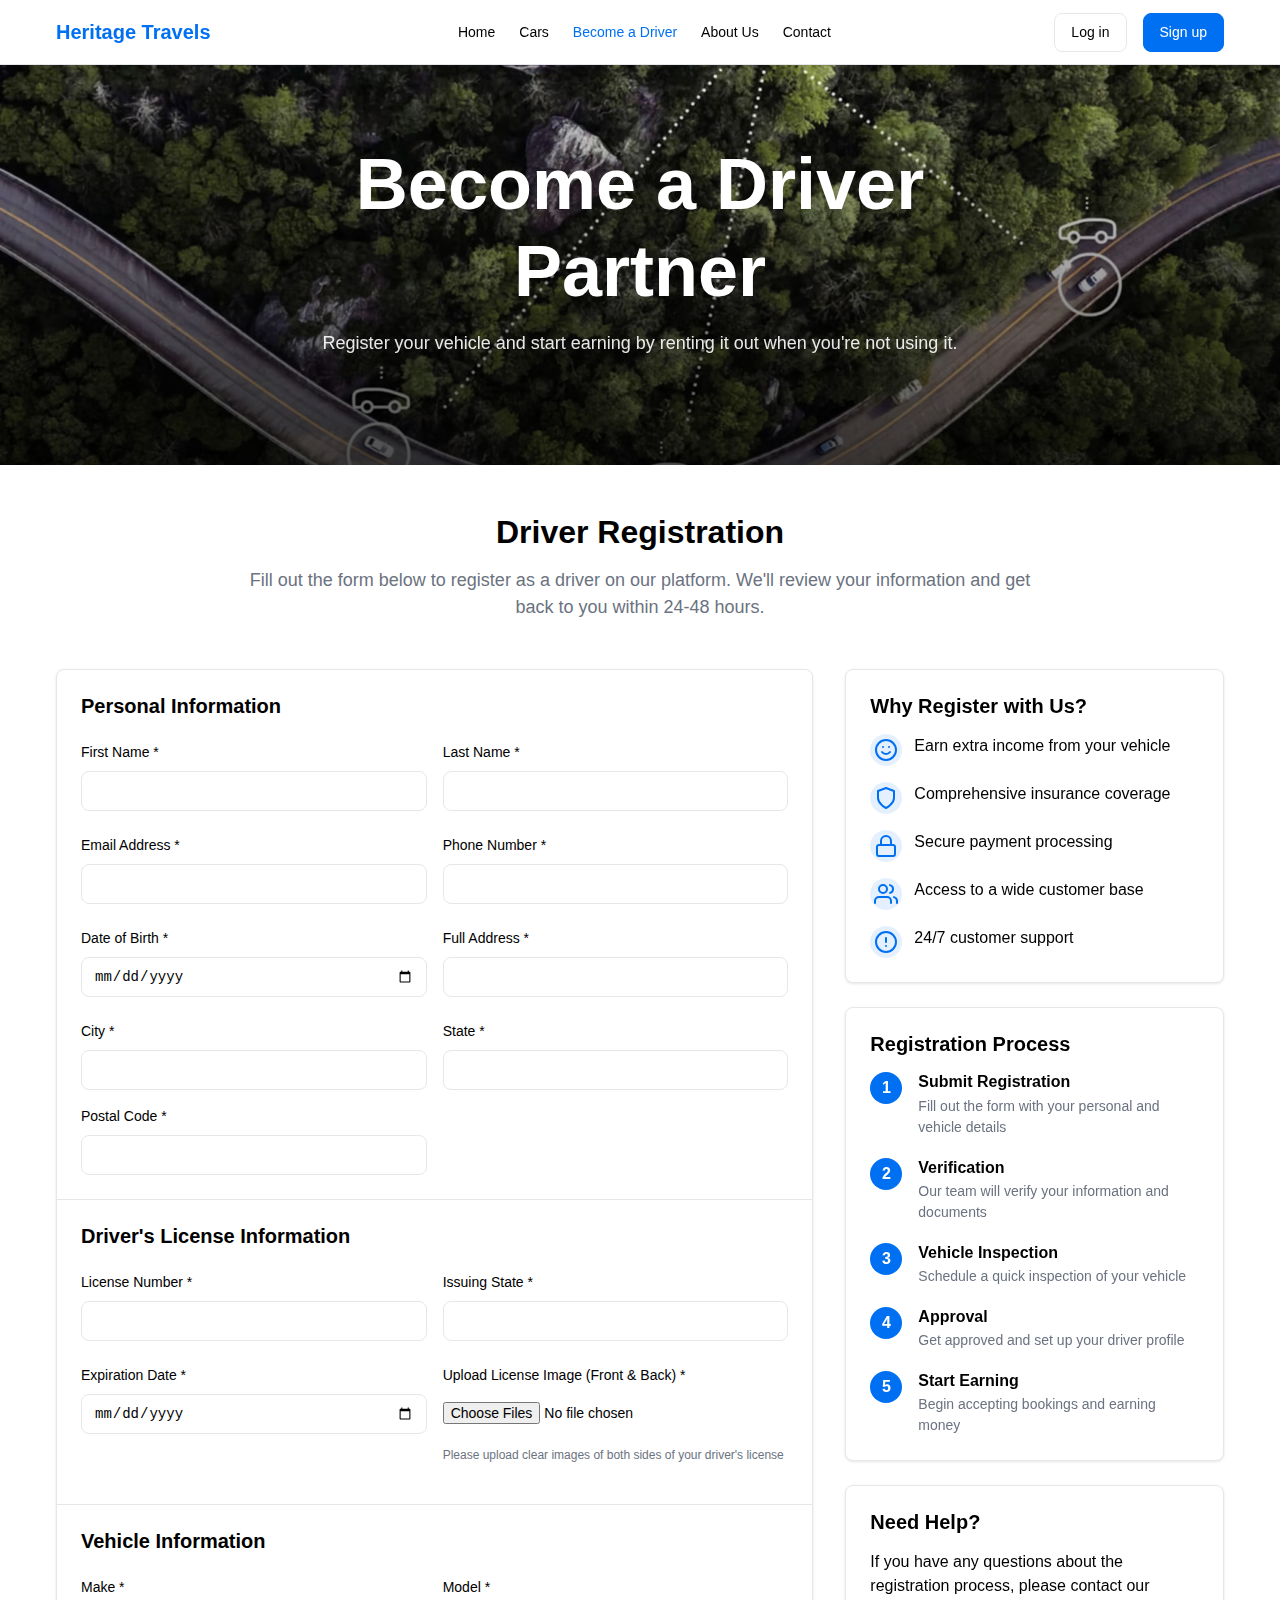
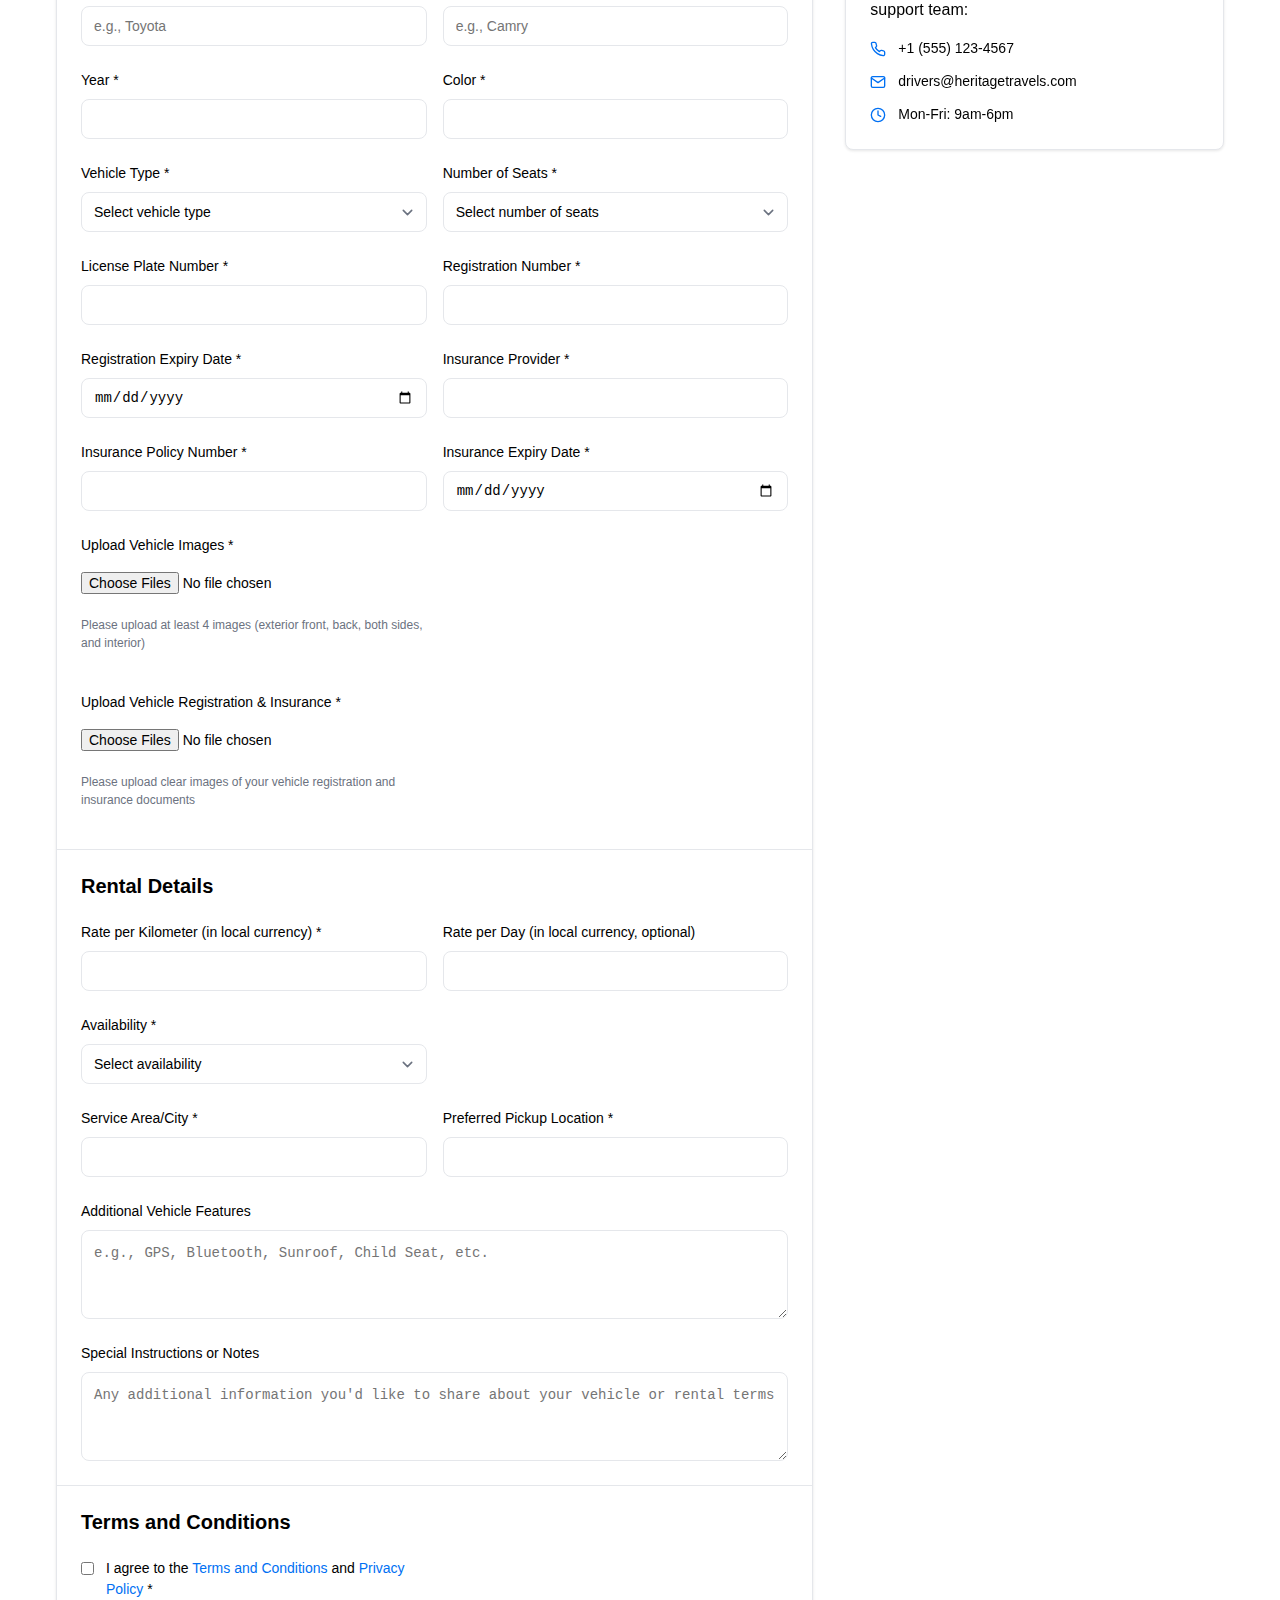
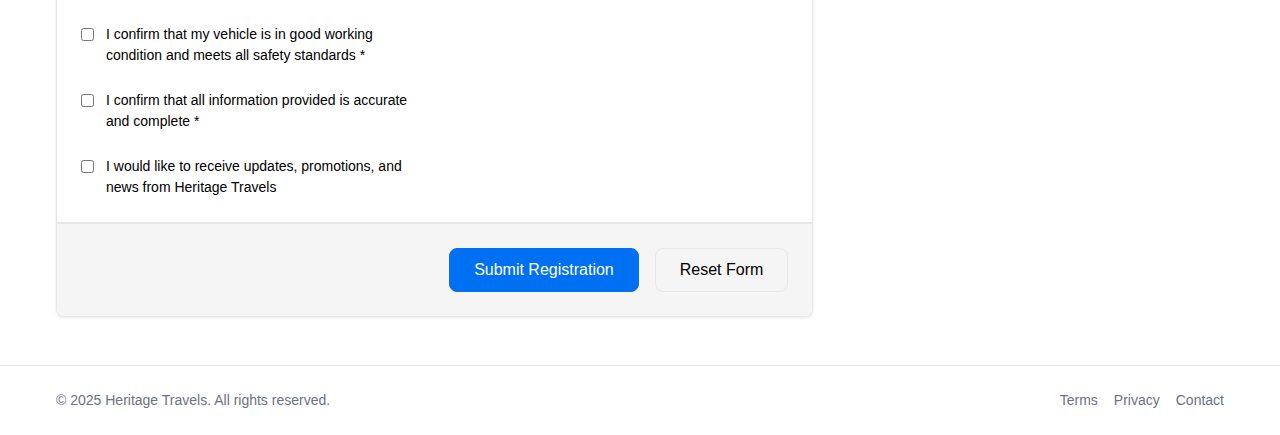
<file: Become a Driver/driver.html>
<!DOCTYPE html>
<html lang="en">
<head>
  <meta charset="UTF-8">
  <meta name="viewport" content="width=device-width, initial-scale=1.0">
  <title>Become a Driver - Heritage Travels</title>
  <link href="/index.css" rel="stylesheet">
  <link href="driver.css" rel="stylesheet">
</head>
<body>
  <header class="site-header">
    <div class="container header-container">
      <a href="/" class="logo">
        <span>Heritage Travels</span>
      </a>
      <nav class="main-nav">
        <a href="/" class="nav-link">Home</a>
        <a href="cars.html" class="nav-link">Cars</a>
        <a href="drivers.html" class="nav-link active">Become a Driver</a>
        <a href="about.html" class="nav-link">About Us</a>
        <a href="contact.html" class="nav-link">Contact</a>
      </nav>
      <div class="header-actions">
        <a href="login.html" class="btn btn-outline">
          Log in
        </a>
        <a href="signup.html" class="btn btn-primary">
          Sign up
        </a>
        <button class="btn-menu-toggle" id="mobile-menu-toggle">
          <svg xmlns="http://www.w3.org/2000/svg" width="24" height="24" viewBox="0 0 24 24" fill="none" stroke="currentColor" stroke-width="2" stroke-linecap="round" stroke-linejoin="round">
            <line x1="4" x2="20" y1="12" y2="12"></line>
            <line x1="4" x2="20" y1="6" y2="6"></line>
            <line x1="4" x2="20" y1="18" y2="18"></line>
          </svg>
          <span class="sr-only">Toggle menu</span>
        </button>
      </div>
    </div>
  </header>

  <main>
    <!-- Hero Section -->
    <section class="driver-hero">
      <div class="hero-overlay"></div>
      <div class="hero-content container">
        <div class="hero-text">
          <h1>Become a Driver Partner</h1>
          <p>Register your vehicle and start earning by renting it out when you're not using it.</p>
        </div>
      </div>
    </section>

    <!-- Registration Form Section -->
    <section class="registration-section">
      <div class="container">
        <div class="section-header">
          <h2>Driver Registration</h2>
          <p>Fill out the form below to register as a driver on our platform. We'll review your information and get back to you within 24-48 hours.</p>
        </div>
        
        <div class="registration-container">
          <form id="driver-registration-form" class="registration-form">
            <div class="form-section">
              <h3>Personal Information</h3>
              
              <div class="form-row">
                <div class="form-group">
                  <label for="first-name">First Name *</label>
                  <input type="text" id="first-name" name="first-name" class="form-input" required>
                </div>
                
                <div class="form-group">
                  <label for="last-name">Last Name *</label>
                  <input type="text" id="last-name" name="last-name" class="form-input" required>
                </div>
              </div>
              
              <div class="form-row">
                <div class="form-group">
                  <label for="email">Email Address *</label>
                  <input type="email" id="email" name="email" class="form-input" required>
                </div>
                
                <div class="form-group">
                  <label for="phone">Phone Number *</label>
                  <input type="tel" id="phone" name="phone" class="form-input" required>
                </div>
              </div>
              
              <div class="form-row">
                <div class="form-group">
                  <label for="dob">Date of Birth *</label>
                  <input type="date" id="dob" name="dob" class="form-input" required>
                </div>
                
                <div class="form-group">
                  <label for="address">Full Address *</label>
                  <input type="text" id="address" name="address" class="form-input" required>
                </div>
              </div>
              
              <div class="form-row">
                <div class="form-group">
                  <label for="city">City *</label>
                  <input type="text" id="city" name="city" class="form-input" required>
                </div>
                
                <div class="form-group">
                  <label for="state">State *</label>
                  <input type="text" id="state" name="state" class="form-input" required>
                </div>
                
                <div class="form-group">
                  <label for="zip">Postal Code *</label>
                  <input type="text" id="zip" name="zip" class="form-input" required>
                </div>
              </div>
            </div>
            
            <div class="form-section">
              <h3>Driver's License Information</h3>
              
              <div class="form-row">
                <div class="form-group">
                  <label for="license-number">License Number *</label>
                  <input type="text" id="license-number" name="license-number" class="form-input" required>
                </div>
                
                <div class="form-group">
                  <label for="license-state">Issuing State *</label>
                  <input type="text" id="license-state" name="license-state" class="form-input" required>
                </div>
              </div>
              
              <div class="form-row">
                <div class="form-group">
                  <label for="license-expiry">Expiration Date *</label>
                  <input type="date" id="license-expiry" name="license-expiry" class="form-input" required>
                </div>
                
                <div class="form-group">
                  <label for="license-image">Upload License Image (Front & Back) *</label>
                  <input type="file" id="license-image" name="license-image" class="form-input file-input" accept="image/*" multiple required>
                  <p class="input-help">Please upload clear images of both sides of your driver's license</p>
                </div>
              </div>
            </div>
            
            <div class="form-section">
              <h3>Vehicle Information</h3>
              
              <div class="form-row">
                <div class="form-group">
                  <label for="vehicle-make">Make *</label>
                  <input type="text" id="vehicle-make" name="vehicle-make" class="form-input" placeholder="e.g., Toyota" required>
                </div>
                
                <div class="form-group">
                  <label for="vehicle-model">Model *</label>
                  <input type="text" id="vehicle-model" name="vehicle-model" class="form-input" placeholder="e.g., Camry" required>
                </div>
              </div>
              
              <div class="form-row">
                <div class="form-group">
                  <label for="vehicle-year">Year *</label>
                  <input type="number" id="vehicle-year" name="vehicle-year" class="form-input" min="1990" max="2025" required>
                </div>
                
                <div class="form-group">
                  <label for="vehicle-color">Color *</label>
                  <input type="text" id="vehicle-color" name="vehicle-color" class="form-input" required>
                </div>
              </div>
              
              <div class="form-row">
                <div class="form-group">
                  <label for="vehicle-type">Vehicle Type *</label>
                  <select id="vehicle-type" name="vehicle-type" class="form-select" required>
                    <option value="">Select vehicle type</option>
                    <option value="sedan">Sedan</option>
                    <option value="suv">SUV</option>
                    <option value="hatchback">Hatchback</option>
                    <option value="minivan">Minivan</option>
                    <option value="luxury">Luxury</option>
                    <option value="convertible">Convertible</option>
                    <option value="pickup">Pickup Truck</option>
                    <option value="other">Other</option>
                  </select>
                </div>
                
                <div class="form-group">
                  <label for="vehicle-seats">Number of Seats *</label>
                  <select id="vehicle-seats" name="vehicle-seats" class="form-select" required>
                    <option value="">Select number of seats</option>
                    <option value="2">2</option>
                    <option value="4">4</option>
                    <option value="5">5</option>
                    <option value="6">6</option>
                    <option value="7">7</option>
                    <option value="8+">8+</option>
                  </select>
                </div>
              </div>
              
              <div class="form-row">
                <div class="form-group">
                  <label for="license-plate">License Plate Number *</label>
                  <input type="text" id="license-plate" name="license-plate" class="form-input" required>
                </div>
                
                <div class="form-group">
                  <label for="registration-number">Registration Number *</label>
                  <input type="text" id="registration-number" name="registration-number" class="form-input" required>
                </div>
              </div>
              
              <div class="form-row">
                <div class="form-group">
                  <label for="registration-expiry">Registration Expiry Date *</label>
                  <input type="date" id="registration-expiry" name="registration-expiry" class="form-input" required>
                </div>
                
                <div class="form-group">
                  <label for="insurance-provider">Insurance Provider *</label>
                  <input type="text" id="insurance-provider" name="insurance-provider" class="form-input" required>
                </div>
              </div>
              
              <div class="form-row">
                <div class="form-group">
                  <label for="insurance-policy">Insurance Policy Number *</label>
                  <input type="text" id="insurance-policy" name="insurance-policy" class="form-input" required>
                </div>
                
                <div class="form-group">
                  <label for="insurance-expiry">Insurance Expiry Date *</label>
                  <input type="date" id="insurance-expiry" name="insurance-expiry" class="form-input" required>
                </div>
              </div>
              
              <div class="form-row">
                <div class="form-group">
                  <label for="vehicle-images">Upload Vehicle Images *</label>
                  <input type="file" id="vehicle-images" name="vehicle-images" class="form-input file-input" accept="image/*" multiple required>
                  <p class="input-help">Please upload at least 4 images (exterior front, back, both sides, and interior)</p>
                </div>
              </div>
              
              <div class="form-row">
                <div class="form-group">
                  <label for="vehicle-documents">Upload Vehicle Registration & Insurance *</label>
                  <input type="file" id="vehicle-documents" name="vehicle-documents" class="form-input file-input" accept=".pdf,.jpg,.jpeg,.png" multiple required>
                  <p class="input-help">Please upload clear images of your vehicle registration and insurance documents</p>
                </div>
              </div>
            </div>
            
            <div class="form-section">
              <h3>Rental Details</h3>
              
              <div class="form-row">
                <div class="form-group">
                  <label for="rate-per-km">Rate per Kilometer (in local currency) *</label>
                  <input type="number" id="rate-per-km" name="rate-per-km" class="form-input" min="1" step="0.01" required>
                </div>
                
                <div class="form-group">
                  <label for="rate-per-day">Rate per Day (in local currency, optional)</label>
                  <input type="number" id="rate-per-day" name="rate-per-day" class="form-input" min="1" step="0.01">
                </div>
              </div>
              
              <div class="form-row">
                <div class="form-group">
                  <label for="availability">Availability *</label>
                  <select id="availability" name="availability" class="form-select" required>
                    <option value="">Select availability</option>
                    <option value="weekdays">Weekdays Only</option>
                    <option value="weekends">Weekends Only</option>
                    <option value="all">All Days</option>
                    <option value="custom">Custom Schedule</option>
                  </select>
                </div>
                
                <div class="form-group" id="custom-availability-group" style="display: none;">
                  <label for="custom-availability">Custom Availability Details</label>
                  <textarea id="custom-availability" name="custom-availability" class="form-textarea" rows="3" placeholder="Please specify your availability (e.g., Monday-Wednesday, 9 AM - 5 PM)"></textarea>
                </div>
              </div>
              
              <div class="form-row">
                <div class="form-group">
                  <label for="service-area">Service Area/City *</label>
                  <input type="text" id="service-area" name="service-area" class="form-input" required>
                </div>
                
                <div class="form-group">
                  <label for="pickup-location">Preferred Pickup Location *</label>
                  <input type="text" id="pickup-location" name="pickup-location" class="form-input" required>
                </div>
              </div>
              
              <div class="form-row">
                <div class="form-group full-width">
                  <label for="additional-features">Additional Vehicle Features</label>
                  <textarea id="additional-features" name="additional-features" class="form-textarea" rows="3" placeholder="e.g., GPS, Bluetooth, Sunroof, Child Seat, etc."></textarea>
                </div>
              </div>
              
              <div class="form-row">
                <div class="form-group full-width">
                  <label for="special-instructions">Special Instructions or Notes</label>
                  <textarea id="special-instructions" name="special-instructions" class="form-textarea" rows="3" placeholder="Any additional information you'd like to share about your vehicle or rental terms"></textarea>
                </div>
              </div>
            </div>
            
            <div class="form-section">
              <h3>Terms and Conditions</h3>
              
              <div class="form-row">
                <div class="form-group checkbox-group">
                  <input type="checkbox" id="terms-agree" name="terms-agree" required>
                  <label for="terms-agree">I agree to the <a href="terms.html" target="_blank">Terms and Conditions</a> and <a href="privacy.html" target="_blank">Privacy Policy</a> *</label>
                </div>
              </div>
              
              <div class="form-row">
                <div class="form-group checkbox-group">
                  <input type="checkbox" id="vehicle-condition" name="vehicle-condition" required>
                  <label for="vehicle-condition">I confirm that my vehicle is in good working condition and meets all safety standards *</label>
                </div>
              </div>
              
              <div class="form-row">
                <div class="form-group checkbox-group">
                  <input type="checkbox" id="information-accurate" name="information-accurate" required>
                  <label for="information-accurate">I confirm that all information provided is accurate and complete *</label>
                </div>
              </div>
              
              <div class="form-row">
                <div class="form-group checkbox-group">
                  <input type="checkbox" id="marketing-consent" name="marketing-consent">
                  <label for="marketing-consent">I would like to receive updates, promotions, and news from Heritage Travels</label>
                </div>
              </div>
            </div>
            
            <div class="form-actions">
              <button type="submit" class="btn btn-primary btn-large">Submit Registration</button>
              <button type="reset" class="btn btn-outline btn-large">Reset Form</button>
            </div>
          </form>
          
          <div class="registration-sidebar">
            <div class="sidebar-card">
              <h3>Why Register with Us?</h3>
              <ul class="benefit-list">
                <li>
                  <div class="benefit-icon">
                    <svg xmlns="http://www.w3.org/2000/svg" width="24" height="24" viewBox="0 0 24 24" fill="none" stroke="currentColor" stroke-width="2" stroke-linecap="round" stroke-linejoin="round">
                      <circle cx="12" cy="12" r="10"></circle>
                      <path d="M8 14s1.5 2 4 2 4-2 4-2"></path>
                      <line x1="9" y1="9" x2="9.01" y2="9"></line>
                      <line x1="15" y1="9" x2="15.01" y2="9"></line>
                    </svg>
                  </div>
                  <span>Earn extra income from your vehicle</span>
                </li>
                <li>
                  <div class="benefit-icon">
                    <svg xmlns="http://www.w3.org/2000/svg" width="24" height="24" viewBox="0 0 24 24" fill="none" stroke="currentColor" stroke-width="2" stroke-linecap="round" stroke-linejoin="round">
                      <path d="M12 22s8-4 8-10V5l-8-3-8 3v7c0 6 8 10 8 10z"></path>
                    </svg>
                  </div>
                  <span>Comprehensive insurance coverage</span>
                </li>
                <li>
                  <div class="benefit-icon">
                    <svg xmlns="http://www.w3.org/2000/svg" width="24" height="24" viewBox="0 0 24 24" fill="none" stroke="currentColor" stroke-width="2" stroke-linecap="round" stroke-linejoin="round">
                      <rect x="3" y="11" width="18" height="11" rx="2" ry="2"></rect>
                      <path d="M7 11V7a5 5 0 0 1 10 0v4"></path>
                    </svg>
                  </div>
                  <span>Secure payment processing</span>
                </li>
                <li>
                  <div class="benefit-icon">
                    <svg xmlns="http://www.w3.org/2000/svg" width="24" height="24" viewBox="0 0 24 24" fill="none" stroke="currentColor" stroke-width="2" stroke-linecap="round" stroke-linejoin="round">
                      <path d="M17 21v-2a4 4 0 0 0-4-4H5a4 4 0 0 0-4 4v2"></path>
                      <circle cx="9" cy="7" r="4"></circle>
                      <path d="M23 21v-2a4 4 0 0 0-3-3.87"></path>
                      <path d="M16 3.13a4 4 0 0 1 0 7.75"></path>
                    </svg>
                  </div>
                  <span>Access to a wide customer base</span>
                </li>
                <li>
                  <div class="benefit-icon">
                    <svg xmlns="http://www.w3.org/2000/svg" width="24" height="24" viewBox="0 0 24 24" fill="none" stroke="currentColor" stroke-width="2" stroke-linecap="round" stroke-linejoin="round">
                      <circle cx="12" cy="12" r="10"></circle>
                      <line x1="12" y1="8" x2="12" y2="12"></line>
                      <line x1="12" y1="16" x2="12.01" y2="16"></line>
                    </svg>
                  </div>
                  <span>24/7 customer support</span>
                </li>
              </ul>
            </div>
            
            <div class="sidebar-card">
              <h3>Registration Process</h3>
              <ol class="process-list">
                <li>
                  <span class="process-number">1</span>
                  <div class="process-content">
                    <h4>Submit Registration</h4>
                    <p>Fill out the form with your personal and vehicle details</p>
                  </div>
                </li>
                <li>
                  <span class="process-number">2</span>
                  <div class="process-content">
                    <h4>Verification</h4>
                    <p>Our team will verify your information and documents</p>
                  </div>
                </li>
                <li>
                  <span class="process-number">3</span>
                  <div class="process-content">
                    <h4>Vehicle Inspection</h4>
                    <p>Schedule a quick inspection of your vehicle</p>
                  </div>
                </li>
                <li>
                  <span class="process-number">4</span>
                  <div class="process-content">
                    <h4>Approval</h4>
                    <p>Get approved and set up your driver profile</p>
                  </div>
                </li>
                <li>
                  <span class="process-number">5</span>
                  <div class="process-content">
                    <h4>Start Earning</h4>
                    <p>Begin accepting bookings and earning money</p>
                  </div>
                </li>
              </ol>
            </div>
            
            <div class="sidebar-card">
              <h3>Need Help?</h3>
              <p>If you have any questions about the registration process, please contact our support team:</p>
              <div class="contact-info">
                <div class="contact-item">
                  <svg xmlns="http://www.w3.org/2000/svg" width="24" height="24" viewBox="0 0 24 24" fill="none" stroke="currentColor" stroke-width="2" stroke-linecap="round" stroke-linejoin="round">
                    <path d="M22 16.92v3a2 2 0 0 1-2.18 2 19.79 19.79 0 0 1-8.63-3.07 19.5 19.5 0 0 1-6-6 19.79 19.79 0 0 1-3.07-8.67A2 2 0 0 1 4.11 2h3a2 2 0 0 1 2 1.72 12.84 12.84 0 0 0 .7 2.81 2 2 0 0 1-.45 2.11L8.09 9.91a16 16 0 0 0 6 6l1.27-1.27a2 2 0 0 1 2.11-.45 12.84 12.84 0 0 0 2.81.7A2 2 0 0 1 22 16.92z"></path>
                  </svg>
                  <span>+1 (555) 123-4567</span>
                </div>
                <div class="contact-item">
                  <svg xmlns="http://www.w3.org/2000/svg" width="24" height="24" viewBox="0 0 24 24" fill="none" stroke="currentColor" stroke-width="2" stroke-linecap="round" stroke-linejoin="round">
                    <path d="M4 4h16c1.1 0 2 .9 2 2v12c0 1.1-.9 2-2 2H4c-1.1 0-2-.9-2-2V6c0-1.1.9-2 2-2z"></path>
                    <polyline points="22,6 12,13 2,6"></polyline>
                  </svg>
                  <span>drivers@heritagetravels.com</span>
                </div>
                <div class="contact-item">
                  <svg xmlns="http://www.w3.org/2000/svg" width="24" height="24" viewBox="0 0 24 24" fill="none" stroke="currentColor" stroke-width="2" stroke-linecap="round" stroke-linejoin="round">
                    <circle cx="12" cy="12" r="10"></circle>
                    <polyline points="12 6 12 12 16 14"></polyline>
                  </svg>
                  <span>Mon-Fri: 9am-6pm</span>
                </div>
              </div>
            </div>
          </div>
        </div>
      </div>
    </section>
  </main>

  <footer class="site-footer">
    <div class="container footer-container">
      <p class="copyright">© 2025 Heritage Travels. All rights reserved.</p>
      <div class="footer-links">
        <a href="terms.html">Terms</a>
        <a href="privacy.html">Privacy</a>
        <a href="contact.html">Contact</a>
      </div>
    </div>
  </footer>

  <script src="/index.js"></script>
  <script src="/Become a Driver/driver.js"></script>
</body>
</html>
</file>
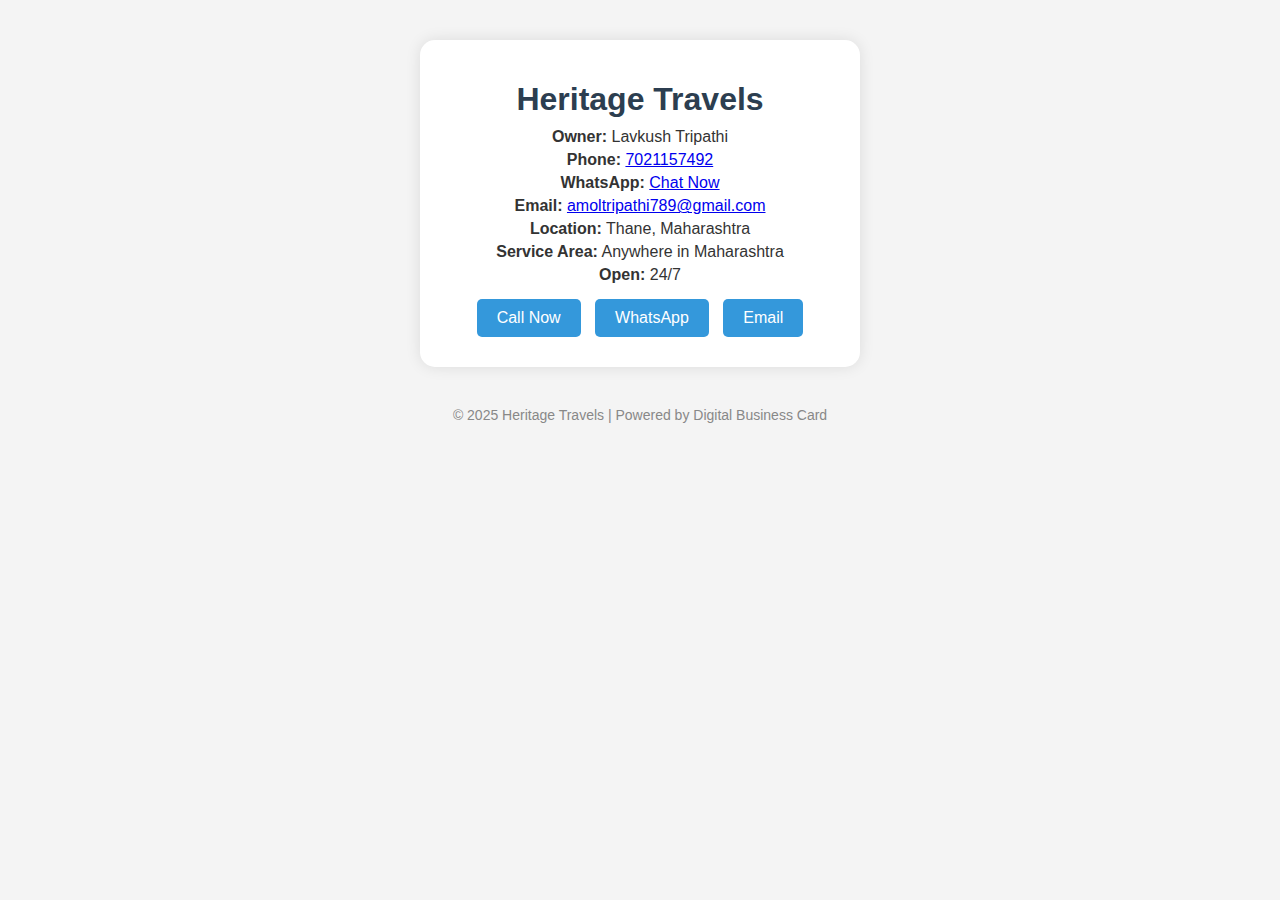
<file: Business Card/main.html>
<!DOCTYPE html>
<html lang="en">
<head>
  <meta charset="UTF-8">
  <meta name="viewport" content="width=device-width, initial-scale=1.0">
  <title>Heritage Travels - Digital Card</title>
  <style>
    body {
      font-family: 'Segoe UI', sans-serif;
      background: #f4f4f4;
      margin: 0;
      padding: 0;
      color: #333;
    }
    .card {
      background: #fff;
      max-width: 400px;
      margin: 40px auto;
      padding: 20px;
      border-radius: 15px;
      box-shadow: 0 0 15px rgba(0,0,0,0.1);
      text-align: center;
    }
    .card h1 {
      color: #2c3e50;
      margin-bottom: 10px;
    }
    .card p {
      margin: 5px 0;
    }
    .contact-btn {
      display: inline-block;
      margin: 10px 5px;
      padding: 10px 20px;
      background: #3498db;
      color: white;
      text-decoration: none;
      border-radius: 5px;
    }
    .footer {
      text-align: center;
      margin-top: 30px;
      font-size: 14px;
      color: #888;
    }
  </style>
</head>
<body>
  <div class="card">
    <h1>Heritage Travels</h1>
    <p><strong>Owner:</strong> Lavkush Tripathi</p>
    <p><strong>Phone:</strong> <a href="tel:7021157492">7021157492</a></p>
    <p><strong>WhatsApp:</strong> <a href="https://wa.me/7021157452" target="_blank">Chat Now</a></p>
    <p><strong>Email:</strong> <a href="mailto:amoltripathi789@gmail.com">amoltripathi789@gmail.com</a></p>
    <p><strong>Location:</strong> Thane, Maharashtra</p>
    <p><strong>Service Area:</strong> Anywhere in Maharashtra</p>
    <p><strong>Open:</strong> 24/7</p>

    <a class="contact-btn" href="tel:7021157492">Call Now</a>
    <a class="contact-btn" href="https://wa.me/7021157452" target="_blank">WhatsApp</a>
    <a class="contact-btn" href="mailto:amoltripathi789@gmail.com">Email</a>
  </div>

  <div class="footer">
    &copy; 2025 Heritage Travels | Powered by Digital Business Card
  </div>
</body>
</html>
</file>
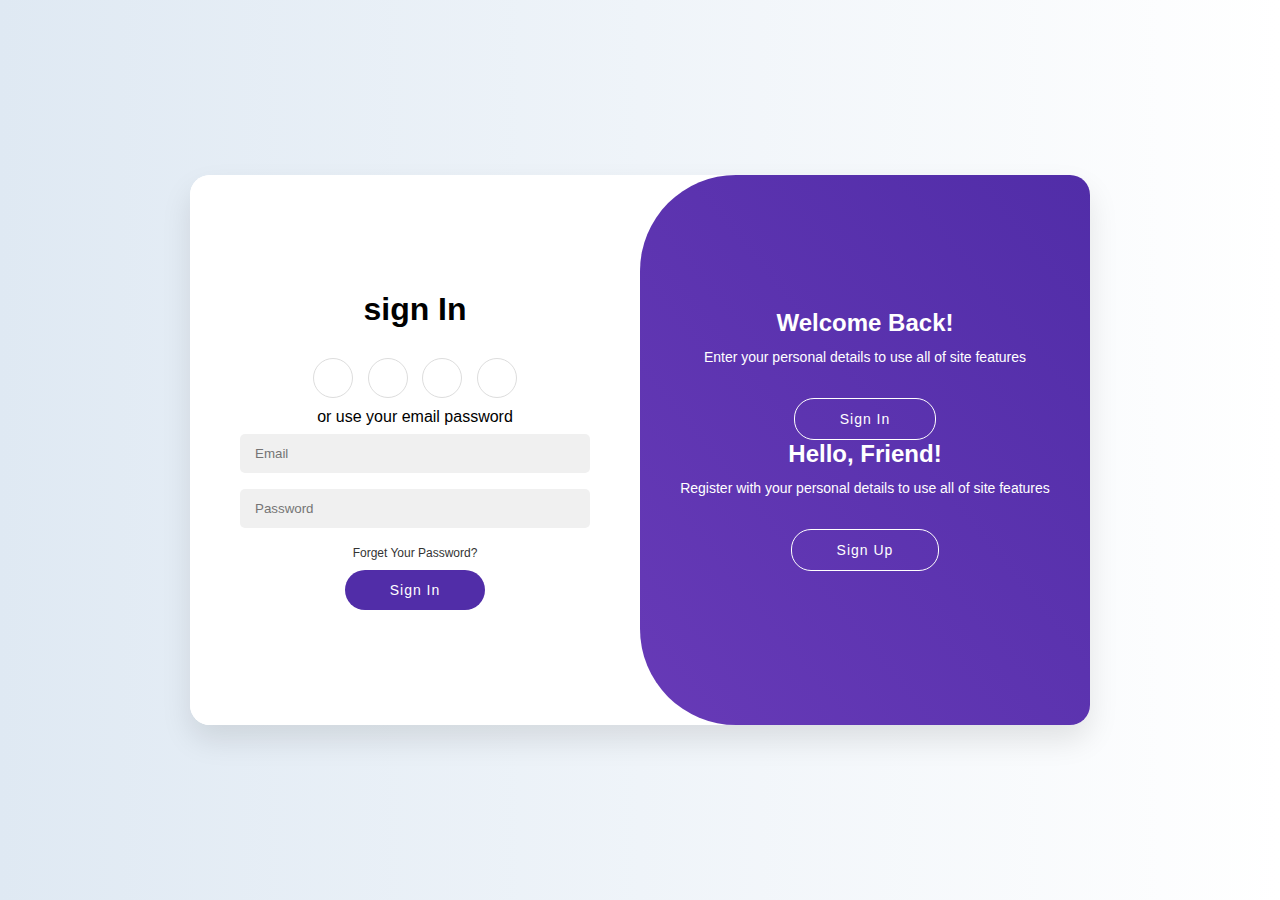
<file: login/login.html>
<!DOCTYPE html>
<html lang="en">
<head>
    <meta charset="UTF-8">
    <meta name="viewport" content="width=device-width, initial-scale=1.0">
    <title>Document</title>
    <link rel="stylesheet" href="login.css">
</head>
<body>
    <div class="container" id="container">
        <div class="form-container sign-up">
            <form>    
                <h1>Create Account</h1>
                <div class="social-icons">
                    <a href="#" class="icon"><i class="fa-brands fa-google-plus-g"></i></a>
                    <a href="#" class="icon"><i class="fa-brands fa-facebook-f"></i></a>
                    <a href="#" class="icon"><i class="fa-brands fa-github"></i></a>
                    <a href="#" class="icon"><i class="fa-brands fa-linkedin-in"></i></a>
                </div>
                <span>or use your email for registeration</span>
                <input type="text" placeholder="Name">
                <input type="email" placeholder="Email">
                <input type="password" placeholder="Password">
                <button>Sign Up</button>
            </form>
        </div>
        <div class="form-container sign-in">
            <form>
                <h1>sign In</h1>
                <div class="social-icons">
                    <a href="#" class="icon"><i class="fa-brands fa-google-plus-g"></i></a>
                    <a href="#" class="icon"><i class="fa-brands fa-facebook-f"></i></a>
                    <a href="#" class="icon"><i class="fa-brands fa-github"></i></a>
                    <a href="#" class="icon"><i class="fa-brands fa-linkedin-in"></i></a>
                </div>
                <span>or use your email password</span>
                <input type="email" placeholder="Email">
                <input type="password" placeholder="Password">
                <a href="#">Forget Your Password?</a>
                <button>Sign In</button>
            </form>
        </div>
        <div class="toggle-container">
            <div class="toggle">
                <div class="toggle-panel toggle-left">
                    <h1>Welcome Back!</h1>
                    <p>Enter your personal details to use all of site features</p>
                    <button class="hidden" id="login">Sign In</button>
                </div>
                <div class="toggle-panel toggle-right">
                    <h1>Hello, Friend!</h1>
                    <p>Register with your personal details to use all of site features<p>
                    <button class="hidden" id="register">Sign Up</button>
                </div>
            </div>
        </div>
    </div>
    <script src="login.js"></script>
</body>
</html>
</file>
<file: index.css>
/* Base styles */
:root {
    --primary: #0070f3;
    --primary-hover: #0060df;
    --primary-foreground: #ffffff;
    --background: #ffffff;
    --foreground: #000000;
    --muted: #f5f5f5;
    --muted-foreground: #6b7280;
    --card: #ffffff;
    --card-foreground: #000000;
    --border: #e5e7eb;
    --input: #e5e7eb;
    --ring: #0070f3;
    --radius: 0.5rem;
}

* {
    box-sizing: border-box;
    margin: 0;
    padding: 0;
}

html,
body {
    font-family: -apple-system, BlinkMacSystemFont, "Segoe UI", Roboto, "Helvetica Neue", Arial, sans-serif;
    line-height: 1.5;
    color: var(--foreground);
    background-color: var(--background);
}

h1, h2, h3, h4, h5, h6 {
    margin-bottom: 0.5rem;
    font-weight: 700;
    line-height: 1.2;
}

h1 {
    font-size: 2.5rem;
}

h2 {
    font-size: 2rem;
}

h3 {
    font-size: 1.25rem;
}

p {
    margin-bottom: 1rem;
}

a {
    color: var(--primary);
    text-decoration: none;
}

a:hover {
    text-decoration: underline;
}

img {
    max-width: 100%;
    height: auto;
}

.sr-only {
    position: absolute;
    width: 1px;
    height: 1px;
    padding: 0;
    margin: -1px;
    overflow: hidden;
    clip: rect(0, 0, 0, 0);
    white-space: nowrap;
    border-width: 0;
}

.container {
    width: 100%;
    max-width: 1200px;
    margin-left: auto;
    margin-right: auto;
    padding-left: 1rem;
    padding-right: 1rem;
}

.icon {
    width: 1rem;
    height: 1rem;
    display: inline-block;
    vertical-align: middle;
    margin-right: 0.5rem;
}

/* Header */
.site-header {
    position: sticky;
    top: 0;
    z-index: 50;
    width: 100%;
    border-bottom: 1px solid var(--border);
    background-color: rgba(255, 255, 255, 0.95);
    backdrop-filter: blur(8px);
    transition: transform 0.3s ease, box-shadow 0.3s ease;
}

.header-container {
    display: flex;
    height: 4rem;
    align-items: center;
    justify-content: space-between;
}

.logo {
    display: flex;
    align-items: center;
    gap: 0.5rem;
    font-size: 1.25rem;
    font-weight: 700;
    color: var(--primary);
    text-decoration: none;
}

.main-nav {
    display: none;
}

.nav-link {
    font-size: 0.875rem;
    font-weight: 500;
    color: var(--foreground);
    text-decoration: none;
    margin-left: 1.5rem;
}

.nav-link:hover, .nav-link.active {
    color: var(--primary);
}

.header-actions {
    display: flex;
    align-items: center;
    gap: 1rem;
}

.btn-menu-toggle {
    display: flex;
    align-items: center;
    justify-content: center;
    width: 2.5rem;
    height: 2.5rem;
    border: none;
    background: transparent;
    cursor: pointer;
}

/* Buttons */
.btn {
    display: inline-flex;
    align-items: center;
    justify-content: center;
    border-radius: var(--radius);
    font-weight: 500;
    font-size: 0.875rem;
    padding: 0.5rem 1rem;
    cursor: pointer;
    transition: background-color 0.2s, color 0.2s, border-color 0.2s, box-shadow 0.2s;
    text-decoration: none;
}

.btn:hover {
    text-decoration: none;
}

.btn-primary {
    background-color: var(--primary);
    color: var(--primary-foreground);
    border: 1px solid var(--primary);
}

.btn-primary:hover {
    background-color: var(--primary-hover);
    border-color: var(--primary-hover);
}

.btn-outline {
    background-color: transparent;
    color: var(--foreground);
    border: 1px solid var(--border);
}

.btn-outline:hover {
    background-color: var(--muted);
}

.btn-large {
    padding: 0.75rem 1.5rem;
    font-size: 1rem;
}

/* Hero Section */
.hero {
    position: relative;
    height: 600px;
    background-image: url('front-background.jpg');
    background-size: cover;
    background-position: center;
}

.hero-overlay {
    position: absolute;
    inset: 0;
    background-image: linear-gradient(to bottom, transparent, rgba(0, 0, 0, 0.7));
    z-index: 1;
}

.hero-content {
    position: relative;
    z-index: 2;
    display: flex;
    height: 100%;
    flex-direction: column;
    align-items: center;
    justify-content: center;
    text-align: center;
}

.hero-text {
    max-width: 48rem;
    margin-bottom: 2rem;
}

.hero-text h1 {
    font-size: 2.5rem;
    font-weight: 700;
    color: white;
    margin-bottom: 1rem;
    text-shadow: 0 2px 4px rgba(0, 0, 0, 0.1);
}

.hero-text p {
    font-size: 1.125rem;
    color: rgba(255, 255, 255, 0.9);
    max-width: 700px;
    margin: 0 auto;
    text-shadow: 0 1px 2px rgba(0, 0, 0, 0.1);
}

/* Search Box */
.search-box {
    width: 100%;
    max-width: 64rem;
}

.search-form {
    background-color: var(--card);
    border-radius: var(--radius);
    box-shadow: 0 10px 15px -3px rgba(0, 0, 0, 0.1), 0 4px 6px -2px rgba(0, 0, 0, 0.05);
}

.search-row {
    display: grid;
    grid-template-columns: 1fr;
    gap: 1.5rem;
    padding: 1.5rem;
}

.search-actions {
    border-top: 1px solid var(--border);
    padding: 1.5rem;
}

.form-group {
    display: flex;
    flex-direction: column;
    gap: 0.5rem;
}

.form-group label {
    font-size: 0.875rem;
    font-weight: 500;
}

.input-icon {
    position: relative;
}

.input-icon .icon {
    position: absolute;
    left: 0.75rem;
    top: 50%;
    transform: translateY(-50%);
    color: var(--muted-foreground);
}

.form-input {
    display: block;
    width: 100%;
    height: 2.5rem;
    padding: 0 0.75rem;
    font-size: 0.875rem;
    line-height: 1.5;
    color: var(--foreground);
    background-color: var(--background);
    border: 1px solid var(--input);
    border-radius: var(--radius);
}

.input-icon .form-input {
    padding-left: 2.25rem;
}

.form-input:focus {
    outline: none;
    border-color: var(--primary);
    box-shadow: 0 0 0 2px rgba(0, 112, 243, 0.2);
}

.form-select {
    display: block;
    width: 100%;
    height: 2.5rem;
    padding: 0 0.75rem;
    font-size: 0.875rem;
    line-height: 1.5;
    color: var(--foreground);
    background-color: var(--background);
    border: 1px solid var(--input);
    border-radius: var(--radius);
    appearance: none;
    background-image: url("data:image/svg+xml,%3csvg xmlns='http://www.w3.org/2000/svg' fill='none' viewBox='0 0 20 20'%3e%3cpath stroke='%236b7280' stroke-linecap='round' stroke-linejoin='round' stroke-width='1.5' d='M6 8l4 4 4-4'/%3e%3c/svg%3e");
    background-position: right 0.5rem center;
    background-repeat: no-repeat;
    background-size: 1.5em 1.5em;
    padding-right: 2.5rem;
}

.form-select:focus {
    outline: none;
    border-color: var(--primary);
    box-shadow: 0 0 0 2px rgba(0, 112, 243, 0.2);
}

.date-picker-btn {
    display: flex;
    width: 100%;
    align-items: center;
    height: 2.5rem;
    padding: 0 0.75rem;
    font-size: 0.875rem;
    color: var(--muted-foreground);
    background-color: var(--background);
    border: 1px solid var(--input);
    border-radius: var(--radius);
    cursor: pointer;
}

.date-picker-btn:hover {
    background-color: var(--muted);
}

/* Section Styles */
section {
    padding: 3rem 0;
}

.section-header {
    text-align: center;
    max-width: 58rem;
    margin: 0 auto 3rem;
}

.section-header h2 {
    font-size: 2rem;
    font-weight: 700;
    margin-bottom: 1rem;
}

.section-header p {
    font-size: 1.125rem;
    color: var(--muted-foreground);
    max-width: 85%;
    margin: 0 auto;
}

.section-header-with-action {
    display: flex;
    flex-direction: column;
    align-items: center;
    justify-content: space-between;
    margin-bottom: 2rem;
    gap: 1rem;
}

.section-header-with-action h2 {
    font-size: 2rem;
    font-weight: 700;
    margin-bottom: 0.5rem;
}

.section-header-with-action p {
    color: var(--muted-foreground);
}

/* Features Section */
.features-section {
    background-color: var(--background);
}

.features-grid {
    display: grid;
    grid-template-columns: 1fr;
    gap: 2rem;
    max-width: 64rem;
    margin: 0 auto;
}

.feature-column {
    display: flex;
    flex-direction: column;
    gap: 1rem;
}

.feature-heading h3 {
    font-size: 1.25rem;
    margin-bottom: 0.5rem;
}

.feature-heading p {
    color: var(--muted-foreground);
}

.feature-list {
    list-style: none;
    display: flex;
    flex-direction: column;
    gap: 0.5rem;
}

.feature-item {
    display: flex;
    align-items: center;
    gap: 0.5rem;
}

.feature-icon {
    display: flex;
    align-items: center;
    justify-content: center;
    width: 2rem;
    height: 2rem;
    border-radius: 9999px;
    border: 1px solid var(--border);
}

.feature-action {
    margin-top: 1rem;
}

/* Cars Section */
.cars-section {
    background-color: var(--background);
}

.cars-grid {
    display: grid;
    grid-template-columns: 1fr;
    gap: 1.5rem;
}

.car-card {
    border-radius: var(--radius);
    border: 1px solid var(--border);
    background-color: var(--card);
    box-shadow: 0 1px 3px 0 rgba(0, 0, 0, 0.1), 0 1px 2px 0 rgba(0, 0, 0, 0.06);
    overflow: hidden;
    transition: transform 0.3s ease, box-shadow 0.3s ease;
}

.car-card:hover {
    transform: translateY(-5px);
    box-shadow: 0 10px 25px -5px rgba(0, 0, 0, 0.1), 0 10px 10px -5px rgba(0, 0, 0, 0.04);
}

.car-image {
    position: relative;
    aspect-ratio: 3/2;
    width: 100%;
}

.car-image img {
    width: 100%;
    height: 100%;
    object-fit: cover;
}

.car-badge {
    position: absolute;
    top: 0.5rem;
    right: 0.5rem;
    background-color: var(--primary);
    color: var(--primary-foreground);
    font-size: 0.75rem;
    font-weight: 600;
    padding: 0.25rem 0.625rem;
    border-radius: 9999px;
}

.car-details {
    padding: 1rem;
}

.car-header {
    display: flex;
    justify-content: space-between;
    align-items: center;
    margin-bottom: 0.5rem;
}

.car-header h3 {
    font-weight: 700;
    margin: 0;
}

.car-rating {
    display: flex;
    align-items: center;
}

.car-rating .icon {
    color: var(--primary);
    width: 1rem;
    height: 1rem;
    margin-right: 0.25rem;
}

.review-count {
    font-size: 0.75rem;
    color: var(--muted-foreground);
}

.car-location {
    font-size: 0.875rem;
    color: var(--muted-foreground);
    margin-bottom: 0.5rem;
}

.car-features {
    display: flex;
    flex-wrap: wrap;
    gap: 0.5rem;
    margin-top: 0.5rem;
}

.car-feature {
    display: flex;
    align-items: center;
    font-size: 0.75rem;
}

.car-feature .icon {
    width: 0.75rem;
    height: 0.75rem;
}

.car-footer {
    display: flex;
    align-items: center;
    justify-content: space-between;
    padding: 1rem;
    border-top: 1px solid var(--border);
}

.car-price {
    display: flex;
    align-items: baseline;
}

.price-amount {
    font-size: 1.25rem;
    font-weight: 700;
}

.price-period {
    font-size: 0.875rem;
    color: var(--muted-foreground);
}

/* How It Works Section */
.how-it-works-section {
    background-color: var(--background);
}

.steps-grid {
    display: grid;
    grid-template-columns: 1fr;
    gap: 2rem;
    max-width: 64rem;
    margin: 2rem auto 0;
}

.step-item {
    display: flex;
    flex-direction: column;
    align-items: center;
    text-align: center;
}

.step-icon {
    display: flex;
    align-items: center;
    justify-content: center;
    width: 4rem;
    height: 4rem;
    border-radius: 9999px;
    background-color: rgba(0, 112, 243, 0.1);
    color: var(--primary);
    margin-bottom: 1rem;
}

.step-icon svg {
    width: 2rem;
    height: 2rem;
}

.step-item h3 {
    font-size: 1.25rem;
    font-weight: 700;
    margin-bottom: 0.5rem;
}

.step-item p {
    font-size: 0.875rem;
    color: var(--muted-foreground);
}

/* Testimonials Section */
.testimonials-section {
    background-color: var(--muted);
    padding: 3rem 0;
}

.testimonials-grid {
    display: grid;
    grid-template-columns: 1fr;
    gap: 1.5rem;
    margin-top: 3rem;
}

.testimonial-card {
    background-color: var(--background);
    border-radius: var(--radius);
    padding: 1.5rem;
}

.testimonial-header {
    display: flex;
    align-items: center;
    gap: 1rem;
    margin-bottom: 1rem;
}

.testimonial-avatar {
    width: 3rem;
    height: 3rem;
    border-radius: 9999px;
    overflow: hidden;
}

.testimonial-avatar img {
    width: 100%;
    height: 100%;
    object-fit: cover;
}

.testimonial-author h3 {
    font-weight: 600;
    margin: 0;
}

.testimonial-author p {
    font-size: 0.875rem;
    color: var(--muted-foreground);
    margin: 0;
}

.testimonial-rating {
    display: flex;
    margin-bottom: 1rem;
}

.testimonial-rating .icon {
    color: var(--primary);
    width: 1rem;
    height: 1rem;
    margin-right: 0;
}

.testimonial-text {
    color: var(--muted-foreground);
    border-left: 2px solid var(--border);
    padding-left: 1rem;
    font-style: italic;
    margin: 0;
}

/* CTA Section */
.cta-section {
    background-color: var(--muted);
    padding: 3rem 0;
}

.cta-grid {
    display: grid;
    grid-template-columns: 1fr;
    gap: 1.5rem;
    max-width: 64rem;
    margin: 0 auto;
}

.cta-content {
    display: flex;
    flex-direction: column;
    gap: 1rem;
}

.cta-content h2 {
    font-size: 2rem;
    font-weight: 700;
}

.cta-content p {
    color: var(--muted-foreground);
}

.cta-buttons {
    display: flex;
    flex-direction: column;
    gap: 0.5rem;
    margin-top: 1rem;
}

.newsletter-card {
    background-color: var(--card);
    border-radius: var(--radius);
    box-shadow: 0 1px 3px 0 rgba(0, 0, 0, 0.1), 0 1px 2px 0 rgba(0, 0, 0, 0.06);
}

.newsletter-content {
    padding: 1.5rem;
}

.newsletter-content h3 {
    font-size: 1.25rem;
    font-weight: 700;
    margin-bottom: 0.5rem;
}

.newsletter-content p {
    font-size: 0.875rem;
    color: var(--muted-foreground);
}

.newsletter-form {
    display: flex;
    flex-direction: column;
    gap: 0.5rem;
    margin: 1rem 0;
}

.newsletter-disclaimer {
    font-size: 0.75rem;
    color: var(--muted-foreground);
}

/* Footer */
.site-footer {
    border-top: 1px solid var(--border);
    padding: 1.5rem 0;
}

.footer-container {
    display: flex;
    flex-direction: column;
    align-items: center;
    gap: 1rem;
}

.copyright {
    font-size: 0.875rem;
    color: var(--muted-foreground);
    text-align: center;
    margin: 0;
}

.footer-links {
    display: flex;
    gap: 1rem;
}

.footer-links a {
    font-size: 0.875rem;
    color: var(--muted-foreground);
    text-decoration: none;
}

.footer-links a:hover {
    color: var(--foreground);
}

/* Responsive Styles */
@media (min-width: 640px) {
    .hero-text h1 {
    font-size: 3rem;
    }
    
    .search-row {
    grid-template-columns: repeat(2, 1fr);
    }
    
    .cta-buttons {
    flex-direction: row;
    }
    
    .newsletter-form {
    flex-direction: row;
    }
}

@media (min-width: 768px) {
    .main-nav {
    display: flex;
    }
    
    .btn-menu-toggle {
    display: none;
    }
    
    .hero-text h1 {
    font-size: 3.75rem;
    }
    
    .section-header-with-action {
    flex-direction: row;
    }
    
    .cars-grid {
    grid-template-columns: repeat(2, 1fr);
    }
    
    .testimonials-grid {
    grid-template-columns: repeat(2, 1fr);
    }
    
    .footer-container {
    flex-direction: row;
    justify-content: space-between;
    }
    
    .copyright {
    text-align: left;
    }
}

@media (min-width: 1024px) {
    .hero-text h1 {
    font-size: 4.5rem;
    }
    
    .search-row {
    grid-template-columns: repeat(4, 1fr);
    }
    
    .features-grid {
    grid-template-columns: repeat(2, 1fr);
    }
    
    .cars-grid {
    grid-template-columns: repeat(4, 1fr);
    }
    
    .steps-grid {
    grid-template-columns: repeat(4, 1fr);
    }
    
    .testimonials-grid {
    grid-template-columns: repeat(3, 1fr);
    }
    
    .cta-grid {
    grid-template-columns: repeat(2, 1fr);
    }
}
</file>
<file: Become a Driver/driver.css>
/* Driver Registration Page Styles */

/* Hero Section */
.driver-hero {
    position: relative;
    height: 300px;
    background-image: url('/Become a Driver/background.png');
    background-size: cover;
    background-position: center;
  }
  
  /* Registration Form Section */
  .registration-section {
    padding: 3rem 0;
    background-color: var(--background);
  }
  
  .registration-container {
    display: grid;
    grid-template-columns: 1fr;
    gap: 2rem;
    margin-top: 2rem;
  }
  
  .registration-form {
    background-color: var(--card);
    border-radius: var(--radius);
    border: 1px solid var(--border);
    box-shadow: 0 1px 3px rgba(0, 0, 0, 0.1);
  }
  
  .form-section {
    padding: 1.5rem;
    border-bottom: 1px solid var(--border);
  }
  
  .form-section:last-child {
    border-bottom: none;
  }
  
  .form-section h3 {
    margin-bottom: 1.5rem;
    font-size: 1.25rem;
    color: var(--foreground);
  }
  
  .form-row {
    display: grid;
    grid-template-columns: 1fr;
    gap: 1rem;
    margin-bottom: 1.5rem;
  }
  
  .form-row:last-child {
    margin-bottom: 0;
  }
  
  .form-group {
    display: flex;
    flex-direction: column;
    gap: 0.5rem;
  }
  
  .form-group.full-width {
    grid-column: 1 / -1;
  }
  
  .form-group label {
    font-size: 0.875rem;
    font-weight: 500;
    color: var(--foreground);
  }
  
  .form-textarea {
    display: block;
    width: 100%;
    min-height: 5rem;
    padding: 0.75rem;
    font-size: 0.875rem;
    line-height: 1.5;
    color: var(--foreground);
    background-color: var(--background);
    border: 1px solid var(--input);
    border-radius: var(--radius);
    resize: vertical;
  }
  
  .form-textarea:focus {
    outline: none;
    border-color: var(--primary);
    box-shadow: 0 0 0 2px rgba(0, 112, 243, 0.2);
  }
  
  .input-help {
    font-size: 0.75rem;
    color: var(--muted-foreground);
    margin-top: 0.25rem;
  }
  
  .file-input {
    padding: 0.5rem 0;
    border: none;
    background: none;
  }
  
  .checkbox-group {
    flex-direction: row;
    align-items: flex-start;
    gap: 0.75rem;
  }
  
  .checkbox-group input[type="checkbox"] {
    margin-top: 0.25rem;
  }
  
  .form-actions {
    display: flex;
    flex-direction: column;
    gap: 1rem;
    padding: 1.5rem;
    background-color: var(--muted);
    border-top: 1px solid var(--border);
    border-radius: 0 0 var(--radius) var(--radius);
  }
  
  /* Sidebar Styles */
  .registration-sidebar {
    display: flex;
    flex-direction: column;
    gap: 1.5rem;
  }
  
  .sidebar-card {
    background-color: var(--card);
    border-radius: var(--radius);
    border: 1px solid var(--border);
    padding: 1.5rem;
    box-shadow: 0 1px 3px rgba(0, 0, 0, 0.1);
  }
  
  .sidebar-card h3 {
    margin-bottom: 1rem;
    font-size: 1.25rem;
    color: var(--foreground);
  }
  
  .benefit-list {
    list-style: none;
    display: flex;
    flex-direction: column;
    gap: 1rem;
  }
  
  .benefit-list li {
    display: flex;
    align-items: flex-start;
    gap: 0.75rem;
  }
  
  .benefit-icon {
    display: flex;
    align-items: center;
    justify-content: center;
    width: 2rem;
    height: 2rem;
    border-radius: 9999px;
    background-color: rgba(0, 112, 243, 0.1);
    color: var(--primary);
    flex-shrink: 0;
  }
  
  .process-list {
    list-style: none;
    display: flex;
    flex-direction: column;
    gap: 1.25rem;
    counter-reset: process-counter;
    padding-left: 0;
  }
  
  .process-list li {
    display: flex;
    align-items: flex-start;
    gap: 1rem;
    position: relative;
  }
  
  .process-number {
    display: flex;
    align-items: center;
    justify-content: center;
    width: 2rem;
    height: 2rem;
    border-radius: 9999px;
    background-color: var(--primary);
    color: var(--primary-foreground);
    font-weight: 600;
    flex-shrink: 0;
  }
  
  .process-content h4 {
    margin: 0 0 0.25rem;
    font-size: 1rem;
  }
  
  .process-content p {
    margin: 0;
    font-size: 0.875rem;
    color: var(--muted-foreground);
  }
  
  .contact-info {
    display: flex;
    flex-direction: column;
    gap: 0.75rem;
    margin-top: 1rem;
  }
  
  .contact-item {
    display: flex;
    align-items: center;
    gap: 0.75rem;
    font-size: 0.875rem;
  }
  
  .contact-item svg {
    width: 1rem;
    height: 1rem;
    color: var(--primary);
  }
  
  /* Responsive Styles */
  @media (min-width: 640px) {
    .form-row {
      grid-template-columns: repeat(2, 1fr);
    }
    
    .form-actions {
      flex-direction: row;
      justify-content: flex-end;
    }
  }
  
  @media (min-width: 768px) {
    .driver-hero {
      height: 400px;
    }
  }
  
  @media (min-width: 1024px) {
    .registration-container {
      grid-template-columns: 2fr 1fr;
      align-items: start;
    }
    
    .registration-sidebar {
      position: sticky;
      top: 6rem;
    }
  }
</file>
<file: login/login.css>
/* Reset some default styles */
* {
    box-sizing: border-box;
    margin: 0;
    padding: 0;
    font-family: 'Segoe UI', Tahoma, Geneva, Verdana, sans-serif;
  }
  
  body {
    background: linear-gradient(to right, #dfe9f3, #ffffff);
    height: 100vh;
    display: flex;
    justify-content: center;
    align-items: center;
  }
  
  .container {
    background-color: #fff;
    border-radius: 20px;
    box-shadow: 0 15px 30px rgba(0, 0, 0, 0.1);
    position: relative;
    width: 900px;
    max-width: 100%;
    min-height: 550px;
    overflow: hidden;
    display: flex;
  }
  
  .form-container {
    position: absolute;
    top: 0;
    height: 100%;
    transition: all 0.6s ease-in-out;
  }
  
  .sign-in {
    left: 0;
    width: 50%;
    z-index: 2;
  }
  
  .sign-up {
    left: 0;
    width: 50%;
    opacity: 0;
    z-index: 1;
  }
  
  .container.right-panel-active .sign-in {
    transform: translateX(100%);
  }
  
  .container.right-panel-active .sign-up {
    transform: translateX(100%);
    opacity: 1;
    z-index: 5;
  }
  
  form {
    background-color: #ffffff;
    display: flex;
    flex-direction: column;
    padding: 0 50px;
    justify-content: center;
    align-items: center;
    height: 100%;
    text-align: center;
  }
  
  h1 {
    font-weight: bold;
    margin-bottom: 20px;
  }
  
  input {
    background-color: #f0f0f0;
    border: none;
    padding: 12px 15px;
    margin: 8px 0;
    width: 100%;
    border-radius: 5px;
  }
  
  button {
    border-radius: 20px;
    border: none;
    background-color: #512da8;
    color: #fff;
    font-size: 14px;
    padding: 12px 45px;
    letter-spacing: 1px;
    margin-top: 10px;
    transition: transform 80ms ease-in;
    cursor: pointer;
  }
  
  button.hidden {
    background-color: transparent;
    border: 1px solid #fff;
  }
  
  button:hover {
    background-color: #3d1e78;
  }
  
  .social-icons {
    margin: 10px 0;
  }
  
  .icon {
    border: 1px solid #ddd;
    border-radius: 50%;
    display: inline-flex;
    align-items: center;
    justify-content: center;
    margin: 0 5px;
    height: 40px;
    width: 40px;
    text-decoration: none;
    color: #333;
    transition: all 0.3s;
  }
  
  .icon:hover {
    background-color: #eee;
  }
  
  .toggle-container {
    border-top-left-radius: 6rem;
    border-bottom-left-radius: 6rem;
    position: absolute;
    top: 0;
    right: 0;
    width: 50%;
    height: 100%;
    overflow: hidden;
    background: linear-gradient(to top right, #673ab7, #512da8);
    color: #fff;
    display: flex;
    justify-content: center;
    align-items: center;
    padding: 0 30px;
  }
  
  .toggle-panel {
    text-align: center;
  }
  
  .toggle-panel h1 {
    font-size: 24px;
    margin-bottom: 10px;
  }
  
  .toggle-panel p {
    font-size: 14px;
    margin-bottom: 20px;
    line-height: 1.5;
  }
  
  a {
    color: #333;
    font-size: 12px;
    text-decoration: none;
    margin-top: 10px;
  }
  
  a:hover {
    text-decoration: underline;
  }
</file>
